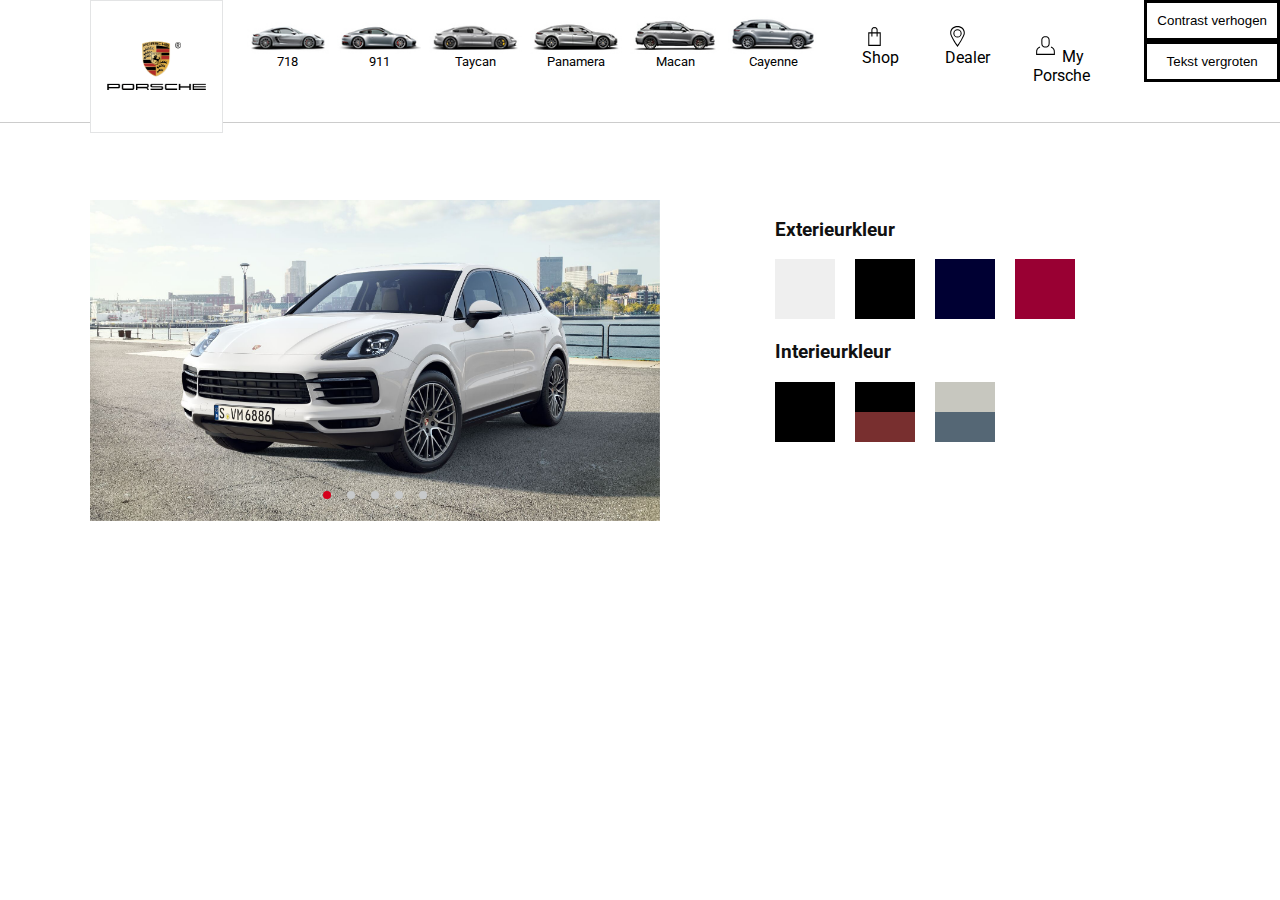
<file: configurate.html>
<!doctype html>
<html lang="nl">

<head>
	<meta charset="UTF-8">
	<meta name="author" content="jouw naam">
	<meta name="viewport" content="width=device-width, initial-scale=1">

	<title>Home | Porsche Nederland</title>

	<link href="styles/style.css" rel="stylesheet">
	<link rel="icon" type="image/favicon" href="images/favicon.ico">
	<link rel="preconnect" href="https://fonts.googleapis.com">
	<link rel="preconnect" href="https://fonts.gstatic.com" crossorigin>
	<link
		href="https://fonts.googleapis.com/css2?family=Roboto:ital,wght@0,300;0,400;0,700;0,900;1,300;1,400;1,700;1,900&display=swap"
		rel="stylesheet">
	<link rel="stylesheet" href="https://cdn.jsdelivr.net/npm/swiper/swiper-bundle.min.css" />
</head>

<body>
	<a href="#main" class="skip-to-main-content-link">Skip to main content</a>
	<header>
		<nav>
			<a href="/">
				<img src="images/porsche-logo.png" alt="Porsche logo">
			</a>
			<ul>
				<button class="car">
					<!-- <a href="#"> -->
					<img src="images/series-assets/718.jpg" alt="Porsche 718">
					<p>718</p>
					<!-- </a> -->
					<nav>
						<img src="images/series-assets/mega-menu/718.jpeg" alt="Porsche 718">
						<ul>
							<li>718</li>
							<a>
								<li>Configureren</li>
							</a>
							<li>Vergelijken</li>
							<li>Bekijk ons aanbod</li>
						</ul>
						<ul>
							<li>Cayman Modellen</li>
							<li>Boxter Modellen</li>
							<li>Cayman GT4</li>
							<li>Cayman GT4 RS</li>
							<li>Spyder</li>
						</ul>
					</nav>
				</button>

				<button class="car">
					<!-- <a href="#"> -->
					<img src="images/series-assets/911.jpeg" alt="Porsche 911">
					<p>911</p>
					<!-- </a> -->
					<nav>
						<img src="images/series-assets/mega-menu/911.jpeg" alt="Porsche 911">
						<ul>
							<li>911</li>
							<li>Configureren</li>
							<li>Vergelijken</li>
							<li>Bekijk ons aanbod</li>
						</ul>
						<ul>
							<li>911 Carrera Modellen</li>
							<li>911 Carrera Cabriolet Modellen</li>
							<li>911 Targa Modellen</li>
							<li>911 Turbo</li>
							<li>911 Turbo Cabriolet Modellen</li>
							<li>911 GT3</li>
							<li>911 GT3 RS</li>
							<li>911 Sport Classic</li>
						</ul>
					</nav>
				</button>
				<button class="car">
					<!-- <a href="#"> -->
					<img src="images/series-assets/taycan.jpeg" alt="Porsche Taycan">
					<p>Taycan</p>
					<!-- </a> -->
					<nav>
						<img src="images/series-assets/mega-menu/taycan.jpeg" alt="Porsche Taycan">
						<ul>
							<li>Taycan</li>
							<li>Configureren</li>
							<li>Vergelijken</li>
							<li>Bekijk ons aanbod</li>
						</ul>
						<ul>
							<li>Taycan Modellen</li>
						</ul>
					</nav>
				</button>
				<button class="car">
					<!-- <a href="#"> -->
					<img src="images/series-assets/panamera.jpeg" alt="Porsche Panamera">
					<p>Panamera</p>
					<!-- </a> -->
					<nav>
						<img src="images/series-assets/mega-menu/panamera.jpeg" alt="Porsche Panamera">
						<ul>
							<li>Panamera</li>
							<li>Configureren</li>
							<li>Vergelijken</li>
							<li>Bekijk ons aanbod</li>
						</ul>
						<ul>
							<li>Panamera Modellen</li>
							<li>Sport Turismo Modellen</li>
							<li>Executive Modellen</li>
						</ul>
					</nav>
				</button>
				<button class="car">
					<!-- <a href="#"> -->
					<img src="images/series-assets/macan.jpeg" alt="Porsche Macan">
					<p>Macan</p>
					<!-- </a> -->
					<nav>
						<img src="images/series-assets/mega-menu/macan.jpeg" alt="Porsche Macan">
						<ul>
							<li>Macan</li>
							<li>Configureren</li>
							<li>Vergelijken</li>
							<li>Bekijk ons aanbod</li>
						</ul>
						<ul>
							<li>Macan Modellen</li>
						</ul>
					</nav>
				</button>
				<button class="car">
					<!-- <a href="#"> -->
					<img src="images/series-assets/cayenne.jpeg" alt="Porsche Cayenne">
					<p>Cayenne</p>
					<!-- </a> -->
					<nav>
						<img src="images/series-assets/mega-menu/cayenne.jpeg" alt="Porsche Cayenne">
						<ul>
							<li>Cayenne</li>
							<a href="/configurate.html">
								<li>Configureren</li>
							</a>
							<li>Vergelijken</li>
							<li>Bekijk ons aanbod</li>
						</ul>
						<ul>
							<li>Cayenne Modellen</li>
							<li>Cayenne Coupé Modellen</li>
						</ul>
					</nav>
				</button>
			</ul>
			<ul class="links">
				<li>
					<a href="#shop">
						<i>
							<svg xmlns="http://www.w3.org/2000/svg" viewBox="0 0 24 24">
								<path
									d="M15 8V6a2.65 2.65 0 0 0-3-3 2.65 2.65 0 0 0-3 3v2H6v13h12V8Zm-5-2c0-1.44.56-2 2-2s2 .56 2 2v2h-4Zm7 14H7V9h2v3h1V9h4v3h1V9h2Z">
								</path>
							</svg>
						</i>
						Shop
					</a>
				</li>
				<li>
					<a href="#dealer">
						<i>
							<svg xmlns="http://www.w3.org/2000/svg" viewBox="0 0 24 24">
								<path d="M12 5a4 4 0 1 0 4 4 4 4 0 0 0-4-4Zm0 7a3 3 0 1 1 3-3 3 3 0 0 1-3 3Z"></path>
								<path
									d="M12 2C8.14 2 5 4.48 5 8.49c0 1.69.29 2.65 2.77 7 1.27 2.21 2.52 4 2.57 4.11L12 22l1.66-2.42c.05-.07 1.3-1.9 2.57-4.11 2.48-4.33 2.77-5.31 2.77-7C19 4.48 15.86 2 12 2Zm3.36 13c-1.21 2.12-2.4 3.86-2.53 4L12 20.23 11.16 19s-1.25-1.8-2.52-4C6.13 10.59 6 9.89 6 8.49 6 5.26 8.47 3 12 3s6 2.26 6 5.49c0 1.42-.2 2.24-2.64 6.51Z">
								</path>
							</svg>
						</i>
						Dealer
					</a>
				</li>
				<li>
					<a href="#my-porsche">
						<i>
							<svg xmlns="http://www.w3.org/2000/svg" viewBox="0 0 24 24" width="100%" height="100%">
								<path
									d="M12 14c3 0 4-1.84 4-4.12V7.12C16 4.84 15 3 12 3S8 4.84 8 7.12v2.76C8 12.16 9 14 12 14ZM9 7.12C9 4.32 10.71 4 12 4s3 .32 3 3.12v2.76c0 2.8-1.71 3.12-3 3.12s-3-.32-3-3.12Z">
								</path>
								<path
									d="M21 18.45A5.48 5.48 0 0 0 17.49 13a4.54 4.54 0 0 1-.42.89A4.51 4.51 0 0 1 20 18.45V20H4v-1.55a4.5 4.5 0 0 1 2.93-4.55 5.33 5.33 0 0 1-.43-.9A5.47 5.47 0 0 0 3 18.45V21h18v-2.55Z">
								</path>
							</svg>
						</i>
						My Porsche
					</a>
				</li>
				<li>
					<a>
						<i>
							<svg xmlns="http://www.w3.org/2000/svg" viewBox="0 0 24 24">
								<circle cx="12" cy="19" r="2"></circle>
								<circle cx="12" cy="12" r="2"></circle>
								<circle cx="12" cy="5" r="2"></circle>
							</svg>
						</i>
					</a>
				</li>
			</ul>
			<a class="mobile-menu-close-btn"><svg xmlns="http://www.w3.org/2000/svg" viewBox="0 0 24 24">
					<path
						d="M4.91 19h1.5L12 12.83 17.59 19h1.5l-6.34-7 6.34-7h-1.5L12 11.17 6.41 5h-1.5l6.34 7-6.34 7z">
					</path>
				</svg>
			</a>
			<a class="back-menu-btn"><svg xmlns="http://www.w3.org/2000/svg" viewBox="0 0 24 24">
					<path d="M15.25 4h-1.26L8 12l5.99 8h1.26l-6-8 6-8z"></path>
				</svg>Menu
			</a>
		</nav>
		<nav class="mobile-header-items">
			<a href="/">
				<img src="images/porsche-logo.png" alt="Porsche logo">
			</a>
			<a class="mobile-menu-btn">Menu<svg xmlns="http://www.w3.org/2000/svg" viewBox="0 0 24 24">
					<path d="M3 6h18v1H3zm0 10h18v1H3zm0-5h18v1H3z"></path>
				</svg>
			</a>
		</nav>
	</header>

	<main>
		<section class="contrast">
			<button class="contrast-btn">Contrast verhogen</button>
			<button class="larger-font">Tekst vergroten</button>
		</section>
		<section class="main-configurate">
			<section class="swiper configurate-swiper">
				<ul class="swiper-wrapper">
					<li class="swiper-slide">
						<img class="front-car" src="images/configurate/porsche_white.jpeg" alt="Porsche Cayenne White">
					</li>
					<li class="swiper-slide">
						<img class="back-car" src="images/configurate/porsche_white_back.jpeg"
							alt="Porsche Cayenne White Back">
					</li>
					<li class="swiper-slide">
						<img class="side-car" src="images/configurate/porsche_white_side.jpeg"
							alt="Porsche Cayenne White Side">
					</li>
					<li class="swiper-slide">
						<img class="above-car" src="images/configurate/porsche_white_above.jpeg"
							alt="Porsche Cayenne White above">
					</li>
					<li class="swiper-slide">
						<img src="images/configurate/porsche_interior_black.jpeg" alt="Porsche Cayenne Interior Black">
					</li>
				</ul>
				<div class="swiper-button-next"></div>
				<div class="swiper-button-prev"></div>
				<div class="swiper-pagination"></div>
			</section>
			<section>
				<section>
					<h3>Exterieurkleur</h3>
					<ul class="colors-list">
						<li>
							<button value="white" class="white"></button>
						</li>
						<li>
							<button value="black" class="black"></button>
						</li>
						<li>
							<button value="moonlightblue" class="moonlightblue"></button>
						</li>
						<li>
							<button value="red" class="red"></button>
						</li>
					</ul>
				</section>
				<section>
					<h3>Interieurkleur</h3>
					<ul class="interior-colors-list">
						<li>
							<button value="interior-black" class="black"></button>
						</li>
						<li>
							<button value="interior-red-black" class="red-black"></button>
						</li>
						<li>
							<button value="interior-blue-gray" class="blue-gray"></button>
						</li>
					</ul>
				</section>
			</section>
		</section>
	</main>
	<footer>
	</footer>

	<script defer src="scripts/script.js"></script>
	<!-- Swiper JS -->
	<script src="https://cdn.jsdelivr.net/npm/swiper/swiper-bundle.min.js"></script>
</body>

</html>
</file>
<file: styles/style.css>
/**************/
/* CSS REMEDY */
/**************/
*,
*::after,
*::before {
	box-sizing: border-box;
}

html {
	scroll-behavior: smooth;
}

button,
summary {
	cursor: pointer;
}

/*********************/
/* CUSTOM PROPERTIES */
/*********************/
:root {
	--color-background: #fff;
	--color-background-contrast: #000;

	--color-text: #111;
	--color-text-contrast: #ffffff;

	--color-link-contrast: #000;

	--margin: 0 7vw;
	--padding: 0 7vw;
}


/* General */

main {
	margin-top: 123px;
	/* display: none; */
}

/* footer {

} */

body {
	color: var(--color-text);
	background-color: var(--color-background);
	margin: 0px;
}

img {
	width: 100%;
}

svg {
	width: 25px;
	margin-bottom: -5px;
}

video {
	width: 100%;
}

h1,
h2,
h3,
h4,
h5,
p,
a,
li,
span {
	font-family: 'Roboto', sans-serif;
}

section {
	margin: var(--margin);
	transform: translateY(50px);
	opacity: 0;
	transition-property: transform, opacity;
	transition-duration: 0.5s;
	transition-timing-function: linear;
}

section.full-width {
	margin: 0;
}

a {
	color: #000;
	text-decoration: none;
	transition: 0.2s ease-in-out;
}

a:hover {
	color: #d5001c;
	transition: 0.2s ease-in-out;
}

li {
	list-style-type: none;
}

/* Headings */
h2 {
	font-size: 44px;
}

/* Fading sections when scrolling  */
.in-view {
	transform: none;
	opacity: 1;
}

/* skip to content btn */
.skip-to-main-content-link {
	position: fixed;
	left: -9999px;
	z-index: 999;
	padding: 1em;
	background-color: #d5001c;
	color: white;
	opacity: 0;
}

.skip-to-main-content-link:hover {
	color: #ffffff;
	background-color: #a70016;
}

.skip-to-main-content-link:focus {
	left: 12.5%;
	transform: translateX(-50%);
	opacity: 1;
	top: 0;
	z-index: 9999;
}

/* Navigation bar */
header {
	position: fixed;
	top: 0;
	width: 100%;
	background-color: #ffffff;
	z-index: 999;
	border-bottom: solid 1px #cccccc;
}

header nav {
	display: flex;
	flex-direction: row;
	flex-wrap: nowrap;
	justify-content: flex-start;
	align-content: stretch;
	align-items: flex-start;
	margin: var(--margin);
}

header nav.mobile-header-items {
	display: none;
}

/* Cars in menu */
header nav ul {
	display: flex;
}

header nav ul button {
	padding: 0 0.25rem;
	/* list-style-type: none; */
	text-align: center;
	cursor: default;
	background: none;
	border: none;
}

header nav ul button:hover p {
	color: #d5001c;
	border-bottom: solid 3px #d5001c;
}

header nav ul p {
	margin: 0;
	margin-top: -10px;
	color: #000;
	padding-bottom: 35px;
	position: relative;
}

/* main logo */
header>nav>a>img {
	width: 8.3125rem;
}

header>nav>a>img {
	z-index: 9999;
	order: 0;
	flex: 0 1 auto;
	align-self: flex-start;
	border: 0.0625rem solid #e3e4e5;
	position: relative;
	background: #ffffff;
	height: 8.3125rem;
	margin-bottom: -0.9375rem;
	padding: 1.75rem 0.25rem 1.875rem 0.25rem;
}

/* Ordering items in menu */
header nav ul:nth-child(2) {
	order: 0;
	flex: 1 1 auto;
	align-self: flex-start;
	margin-top: 10px;
	padding-top: 0;
	margin-bottom: 0;
	padding-left: 20px;
}

/* Second menu */
ul.links {
	order: 0;
	flex: 1 1 auto;
	justify-content: center;
	align-self: flex-end;
	margin-bottom: 55px;
	padding-top: 0;
	/* margin-bottom: 0; */
	padding-left: 20px;
}

ul.links li {
	padding: 0px 20px;
}

/* mega dropdown menu */
header nav nav {
	position: absolute;
	top: 118px;
	left: 0;
	width: 100%;
	margin: 0;
	display: flex;
	max-height: 0px;
	z-index: 998;
	margin-top: 5px;
	transition: 0.2s ease-in-out;
	background: #ffffff;
	padding: var(--margin);
	overflow: hidden;
	/* border-top: solid 1px #ffffff; */
}

header nav nav ul {
	display: block;
	color: #000;
}

/* Mega menu dropdown lists */
/* first list */
body .dropdown-active nav {
	max-height: 2000px;
	/* border-top: solid 1px #cccccc; */
	/* border-top: solid 1px #cccccc; */
	/* z-index: 998; */
	/* transition: 0.5s ease-in-out; */
	/* border-top: solid 0px #f00; */
}

body .dropdown-active header {
	border: solid 5px;
	background-color: #f00;
}

header nav nav ul:first-of-type {
	width: 80%;
	padding-right: 40px;
}

header nav nav ul:first-of-type li {
	width: 100%;
	margin: 10px 0px;
	padding: 20px 0px;
	text-align: left;
	border-bottom: solid 0.5px #ccc;
}

header nav nav ul:first-of-type>li:first-of-type {
	font-weight: bold;
	font-size: 30px;
}

/* models list (second) */
header nav nav ul:last-child {
	padding: 0;
	width: 100%;
	flex: 1 1 auto;
}

header nav nav ul:last-child li {
	width: 100%;
	margin: 10px 0px;
	border: solid 1px;
	padding: 15px 20px;
	text-align: left;
	transition: 0.25s ease-in-out;
}

header nav nav ul:last-child li:hover {
	transition: 0.25s ease-in-out;
	background-color: #000;
	color: #ffffff;
}

header nav nav img {
	flex: 1;
}

.mobile-menu-close-btn,
.back-menu-btn {
	display: none;
}

/* Models homepage */
.models h2 {
	margin: var(--margin);
	margin-top: 40px;
	margin-bottom: 20px;
}

.models ul {
	display: grid;
	grid-template-columns: repeat(auto-fill, minmax(30em, 1fr));
	margin: 0;
	padding: 0em;
	list-style: none;
}

.models ul li {
	position: relative;
	display: flex;
	flex-flow: row nowrap;
	text-align: center;
	font-size: 1.2rem;
}

.models ul li section {
	position: absolute;
	margin: 0;
	padding: 25px 30px 45px 30px;
	text-align: left;
	width: 100%;
}

.models ul li section:nth-of-type(2) {
	align-self: flex-end;
}

.models ul li h3 {
	font-size: 36px;
	font-weight: bold;
	margin: 0;
	color: #ffffff;
}

.models ul li p {
	font-size: 20px;
	color: #ffffff;
}

.models ul li a {
	padding: 13px 21px;
	color: #ffffff;
	border: solid 1px #ffffff;
	font-size: 16px;
}

.models ul li a:first-of-type {
	color: #000;
	background-color: #ffffff;
}

.models ul li a:first-of-type:hover {
	background-color: #d5001c;
	color: #ffffff;
	border-color: #d5001c;
}

.models ul li a:nth-of-type(2):hover {
	color: #d5001c;
	border-color: #d5001c;
}

/* discover homepage */
section.discover {
	display: flex;
	flex-wrap: wrap;
	justify-content: center;
	padding-left: 0;
}

section.discover h2 {
	flex: 1 0 100%;
}

section.discover a {
	flex: 1 0 21%;
}

/* service homepage */
section.service {
	display: flex;
	flex-wrap: wrap;
	justify-content: center;
	padding-left: 0;
}

section.service h2 {
	flex: 1 0 100%;
}

section.service a {
	flex: 1 0 21%;
}

/* footer */
footer nav {
	display: flex;
	margin: var(--margin);
}

footer nav section {
	margin: 0;
	flex: 1;
	background-color: #ffffff;
}

footer nav ul {
	padding: 0;
}

footer nav ul li {
	padding: 8px 0px;
}

footer nav ul li a {
	padding-top: 8px;
	padding-bottom: 8px;
	line-height: 1.92857em;
}

footer>section:last-of-type {
	margin: 0;
	padding: var(--padding);
	padding-top: 50px;
	padding-bottom: 50px;
	background-color: #191f22;
	color: #ffffff;
}

footer>section:last-of-type a {
	color: #ffffff;
}

/* Carousel */
.swiper-section {
	margin: 0;
}

.swiper {
	width: 100%;
	height: 100%;
}

.swiper-wrapper {
	margin: 0;
	padding: 0;
}

.swiper-slide {
	text-align: center;
	font-size: 18px;
	background: #fff;

	/* Center slide text vertically */
	display: -webkit-box;
	display: -ms-flexbox;
	display: -webkit-flex;
	display: flex;
	-webkit-box-pack: center;
	-ms-flex-pack: center;
	-webkit-justify-content: center;
	justify-content: center;
	-webkit-box-align: center;
	-ms-flex-align: center;
	-webkit-align-items: center;
	align-items: center;
}

.swiper-slide ul {
	position: absolute;
	text-align: left;
	bottom: 0;
	left: 0;
	margin: var(--margin);
	padding: 0;
	padding-bottom: 50px;
}

.swiper-slide ul li a {
	font-size: 46px;
	color: #ffffff;
	font-weight: bold;
	padding: 0;
	margin: 0;
	transition: 0.25s;
}

.swiper-slide ul:hover a {
	transition: 0.25s;
	color: #d5001c;
}

.swiper-slide ul li:nth-of-type(2) a {
	font-size: 26px;
}

.swiper-slide img {
	display: block;
	width: 100%;
	height: 100%;
	object-fit: cover;
}

/* Arrows slider */
.swiper-button-prev,
.swiper-button-next {
	padding: 20px;
	background-color: #ffffff;
	transition: 0.2s ease-in-out;
	opacity: 0;
}

.swiper-button-prev:hover,
.swiper-button-next:hover {
	background-color: #d5001c;
	transition: 0.2s ease-in-out;
}

.swiper-button-prev:hover:after,
.swiper-button-next:hover:after {
	color: #ffffff;
	transition: 0.2s ease-in-out;
}

body .swiper-button-prev:after,
body .swiper-button-next:after {
	font-size: 15px;
	color: #d5001c;
	transition: 0.2s ease-in-out;
}

/* bullets slider */
.swiper-pagination.swiper-pagination-clickable.swiper-pagination-bullets.swiper-pagination-horizontal {
	padding-bottom: 10px;
}

body .swiper-horizontal>.swiper-pagination-bullets .swiper-pagination-bullet,
.swiper-pagination-horizontal.swiper-pagination-bullets .swiper-pagination-bullet {
	margin: 0 var(--swiper-pagination-bullet-horizontal-gap, 8px);
}

body .swiper-pagination-clickable .swiper-pagination-bullet-active {
	background-color: #d5001c;
}

body .swiper-pagination-bullet {
	background-color: #c8cacb;
	opacity: 1;
}

/* show arrows on hover */
body .swiper:hover .swiper-button-prev,
body .swiper:hover .swiper-button-next {
	opacity: 1;
}

/* Configurate page */
.main-configurate {
	display: flex;
	flex-direction: row;
	flex-wrap: nowrap;
	justify-content: flex-start;
	align-content: stretch;
	align-items: flex-start;
	margin: var(--margin);
	margin-top: 200px;
}

.main-configurate>section:nth-of-type(2) {
	margin: 0 2vw;
}

/* colors */
ul.colors-list,
ul.interior-colors-list {
	display: flex;
	padding: 0;
	gap: 20px;
}

ul.colors-list li button,
ul.interior-colors-list li button {
	height: 60px;
	width: 60px;
	border: none;
}

.black {
	background-color: #000;
}

.white {
	background-color: #efefef;
}

.moonlightblue {
	background-color: #000033;
}

.red {
	background-color: #990033;
}

.red-black {
	background: linear-gradient(0deg, #782f2f 50%, #000 50%);
}

.blue-gray {
	background: linear-gradient(0deg, #556775 50%, #c7c7bf 50%);
}

/* loader */
ul.colors-list li button.active,
ul.interior-colors-list li button.active {
	box-shadow: 0px 4px 10px 0px rgb(0 0 0 / 16%);
	transform: scale(1.2);
}

.loader {
	display: inline-block;
	width: 80px;
	height: 80px;
}

.loader:after {
	content: " ";
	display: block;
	width: 34px;
	height: 34px;
	margin: 8px;
	border-radius: 50%;
	border: 2px solid #fff;
	border-color: #fff transparent #fff transparent;
	animation: lds-dual-ring 1.2s linear infinite;
}

/* contrast */
section.contrast {
	position: fixed;
	right: 0;
	top: 0;
	z-index: 9999;
	margin: 0;
	display: flex;
	flex-direction: column;
}

section.contrast button {
	background: #ffffff;
	border: solid;
	padding: 10px;
}

section.contrast button:hover {
	background: #000;
	color: #ffffff;
	border-color: #000;
}

section.contrast button:focus {
	background: #000;
	color: #ffffff;
	border: solid 1px #000;
}

/* contrast website */
.contrast img,
.contrast video {
	filter: grayscale(100%);
}

.contrast a {
	color: var(--color-link-contrast);
}

.contrast a:hover {
	border-bottom: solid 4px;
	/* color: var(--color-link-hover-contrast); */
}

.contrast .models ul li img {
	filter: brightness(0.2);
}

/* bigger tekst */
.large-font h2 {
	font-size: 4em;
}

.large-font h3 {
	font-size: 2em;
}

.large-font a {
	font-size: 1.3em;
}

.large-font p {
	font-size: 1.5em;
}

.large-font header nav nav ul:first-of-type>li:first-of-type {
	font-size: 3em;
}

.large-font header nav nav ul:first-of-type li {
	font-size: 1.5em;
}

.large-font header nav nav ul:last-child li {
	font-size: 1.5em;
}

.large-font .swiper-slide ul li a {
	font-size: 3em;
}

.large-font .swiper-slide ul li:nth-of-type(2) a {
	font-size: 2em;
}

.large-font .models ul li h3 {
	font-size: 3em;
}

.large-font .models ul li a {
	font-size: 1.5em;
}

/* Animation loader */
@keyframes lds-dual-ring {
	0% {
		transform: rotate(0deg);
	}

	100% {
		transform: rotate(360deg);
	}
}

/* animation mobile menu */
@keyframes slide-in-left {
	0% {
		-webkit-transform: translateX(1000px);
		transform: translateX(1000px);
		opacity: 0;
	}

	100% {
		-webkit-transform: translateX(0);
		transform: translateX(0);
		opacity: 1;
	}
}

/* Tone down the animation to avoid vestibular motion triggers like scaling or panning large objects. */
@media (prefers-reduced-motion) {
	section {
		transform: translateY(0px);
		opacity: 1;
	}
}

/* contrast website when activated */
@media (prefers-contrast: more) {

	/* header */
	img,
	video {
		filter: grayscale(100%);
	}

	a {
		color: var(--color-link-contrast);
	}

	a:hover {
		border-bottom: solid 4px;
		/* color: var(--color-link-hover-contrast); */
	}

	.models ul li img {
		filter: brightness(0.2);
	}
}

@media screen and (max-width: 786px) {

	/* general */
	main {
		margin-top: 60px;
	}

	/* header responsive */
	header.full-height-header {
		height: 100%;
	}

	/* displaying header nav */
	header nav.mobile-header-items {
		display: flex;
	}

	header nav.mobile-header-items {
		height: 60px;
		margin: 0px 15px;
		place-content: stretch space-between;
	}

	/* logo responsive */
	header>nav>a>img {
		width: 100px;
		height: auto;
		padding: 8px 0px;
	}

	/* open and close menu buttons */
	a.mobile-menu-btn {
		margin-top: 20px;
	}

	a.mobile-menu-btn svg {
		margin-bottom: -7px;
		margin-left: 5px;
	}

	a.mobile-menu-close-btn {
		position: absolute;
		right: 20px;
		top: 20px;
		z-index: 9999;
	}

	a.back-menu-btn {
		position: absolute;
		top: 20px;
		left: 20px;
		z-index: 9999;
	}

	.mobile-menu-close-btn,
	.back-menu-btn {
		display: block;
	}

	/* hiding main desktop header */
	header nav:first-of-type {
		display: none;
	}

	header nav:first-of-type>a>img {
		display: none;
	}

	/* showing reponsive header */
	header nav.mobile-menu {
		display: block;
		position: absolute;
		height: 100%;
		width: 100%;
		left: 0;
		top: 0;
		padding: 0;
		margin: 0;
		z-index: 99999;
		background: #ffffff;
		-webkit-animation: slide-in-left 0.8s cubic-bezier(0.23, 1, 0.32, 1) both;
		animation: slide-in-left 0.8s cubic-bezier(0.23, 1, 0.32, 1) both;
	}

	/* first list cars */
	header nav.mobile-menu ul:first-of-type {
		flex-wrap: wrap;
		padding: 2.5em 3rem 0px 3rem;
	}

	header nav ul button {
		width: 50%;
	}

	header nav ul p {
		padding-bottom: 20px;
	}

	/* second list*/
	header nav ul.links {
		display: block;
		padding: 0px 1.5rem 0px 1.5rem;
	}

	header nav ul.links li {
		padding: 15px 0px;
		border-bottom: solid 0.5px #ccc;
	}

	/* details menu */
	header nav.mobile-menu ul nav {
		display: block;
		top: 0;
		overflow: scroll;
		height: 100%;
	}

	header nav.mobile-menu>ul:first-of-type {
		padding: 2.5em 3rem 0px 3rem;
	}

	header nav.mobile-menu button.car ul:first-of-type {
		width: 100%;
		padding: 0;
	}

	/* slider */
	body section.homepage-swiper {
		min-height: 500px;
	}

	body section.homepage-swiper ul.swiper-wrapper {
		min-height: 500px;
	}

	body section.homepage-swiper li.swiper-slide {
		min-height: 500px;
	}

	body section.homepage-swiper li.swiper-slide img {
		min-height: 500px;
	}

	/* homepage video */
	video {
		object-fit: cover;
		height: 600px;
	}

	/* models section */
	.models ul {
		grid-template-columns: repeat(auto-fill, minmax(20em, 1fr));
	}

	/* discover section */
	section.discover a {
		flex: 1 0 100%;
	}

	/* services section */
	section.service a {
		flex: 50%;
	}

	/* configurate */
	.main-configurate {
		display: block;
		margin: 0;
	}

	.main-configurate>section:nth-of-type(2) {
		margin: 0;
	}

	/* footer */
	footer nav {
		display: block;
	}

	/* contrast & large font */
	section.contrast {
		bottom: 0;
		top: unset;
		display: block;
		width: 100%;
		opacity: 1;
		transform: none;
	}
}
</file>
